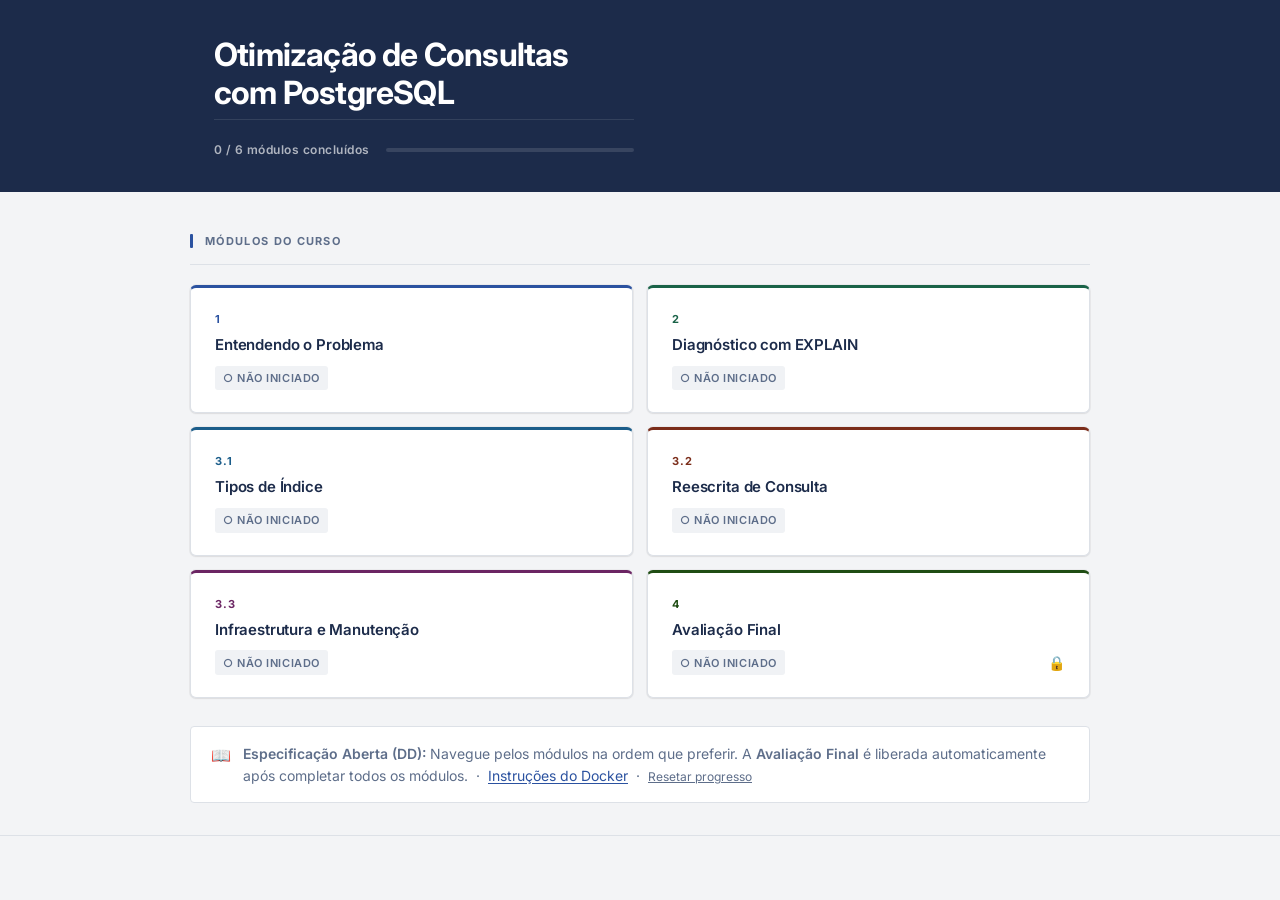
<file: index.html>
<!DOCTYPE html>
<html lang="pt-BR">
<head>
  <meta charset="UTF-8">
  <meta name="viewport" content="width=device-width, initial-scale=1.0">
  <title>Otimização de Consultas com PostgreSQL</title>
  <link rel="stylesheet" href="./assets/style.css">
  <style>
    /* ── Header institucional ── */
    .site-header {
      background: #1C2B4A;
      color: #fff;
      padding: 2.25rem 0 2rem;
    }

    .site-header .eyebrow {
      font-size: 0.6875rem;
      font-weight: 700;
      text-transform: uppercase;
      letter-spacing: 0.14em;
      color: rgba(255,255,255,0.5);
      margin-bottom: 0.625rem;
      display: flex;
      align-items: center;
      gap: 0.75rem;
    }

    .site-header .eyebrow::before {
      content: '';
      display: inline-block;
      width: 20px;
      height: 2px;
      background: rgba(255,255,255,0.3);
    }

    .site-header h1 {
      font-size: 2rem;
      font-weight: 700;
      line-height: 1.2;
      letter-spacing: -0.025em;
      margin-bottom: 0.375rem;
      color: #fff;
    }

    .site-header .subtitle {
      font-size: 0.875rem;
      color: rgba(255,255,255,0.55);
      margin-bottom: 1.75rem;
      font-weight: 400;
    }

    .header-progress {
      display: flex;
      align-items: center;
      gap: 1rem;
      max-width: 420px;
      padding-top: 1.25rem;
      border-top: 1px solid rgba(255,255,255,0.1);
    }

    .header-progress-label {
      font-size: 0.75rem;
      font-weight: 600;
      letter-spacing: 0.04em;
      white-space: nowrap;
      color: rgba(255,255,255,0.65);
    }

    .header-progress .progress-bar-container {
      flex: 1;
      background: rgba(255,255,255,0.12);
    }

    .header-progress .progress-bar {
      background: #5D8CCC;
    }

    /* ── Seção de módulos ── */
    .modules-section {
      padding: 2.5rem 0 0;
    }

    .modules-section-label {
      font-size: 0.6875rem;
      font-weight: 700;
      text-transform: uppercase;
      letter-spacing: 0.12em;
      color: var(--color-text-muted);
      display: flex;
      align-items: center;
      gap: 0.75rem;
      padding-bottom: 0.875rem;
      margin-bottom: 1.25rem;
      border-bottom: 1px solid var(--color-border);
    }

    .modules-section-label::before {
      content: '';
      display: block;
      width: 3px;
      height: 14px;
      background: #2B52A0;
      border-radius: 1px;
    }

    .modules-grid {
      display: grid;
      grid-template-columns: repeat(2, 1fr);
      gap: 0.875rem;
    }

    @media (max-width: 600px) {
      .modules-grid { grid-template-columns: 1fr; }
      .site-header h1 { font-size: 1.5rem; }
    }

    .module-link {
      text-decoration: none;
      color: inherit;
      display: block;
    }

    .module-link:hover { color: inherit; }

    /* ── Nota de especificação aberta ── */
    .open-spec-note {
      background: var(--color-surface);
      border: 1px solid var(--color-border);
      border-radius: var(--radius-md);
      padding: 1rem 1.25rem;
      margin: 1.75rem 0;
      font-size: 0.875rem;
      color: var(--color-text-muted);
      display: flex;
      gap: 0.75rem;
      align-items: flex-start;
      line-height: 1.55;
    }

    .open-spec-note a {
      color: var(--color-primary);
    }

    /* ── Footer ── */
    .footer {
      border-top: 1px solid var(--color-border);
      padding: 1.5rem 0;
      font-size: 0.8125rem;
      color: var(--color-text-muted);
      margin-top: 2rem;
    }

    .reset-link {
      font-size: 0.75rem;
      color: var(--color-text-muted);
      cursor: pointer;
      background: none;
      border: none;
      padding: 0;
      text-decoration: underline;
      font-family: inherit;
    }

    .reset-link:hover { color: var(--color-error); }

    /* Ícones nos meta sem emoji */
    .module-meta-row {
      display: flex;
      flex-direction: column;
      gap: 0.1875rem;
    }

    .module-meta-item {
      display: flex;
      align-items: center;
      gap: 0.375rem;
      font-size: 0.8125rem;
      color: var(--color-text-muted);
    }

    .module-meta-dot {
      width: 4px;
      height: 4px;
      border-radius: 50%;
      background: var(--color-border);
      flex-shrink: 0;
    }
  </style>
</head>
<body>

  <header class="site-header">
    <div class="container">
      <h1>Otimização de Consultas<br>com PostgreSQL</h1>
      <div class="header-progress">
        <span class="header-progress-label" id="progress-text">0 / 6 módulos</span>
        <div class="progress-bar-container">
          <div class="progress-bar" id="progress-bar" style="width:0%"></div>
        </div>
      </div>
    </div>
  </header>

  <div class="container modules-section">
    <div class="modules-section-label">Módulos do curso</div>

    <div class="modules-grid" id="modules-grid">
    </div>

    <div class="open-spec-note">
      <span style="font-size:1rem;flex-shrink:0;line-height:1.55">📖</span>
      <div>
        <strong>Especificação Aberta (DD):</strong> Navegue pelos módulos na ordem que preferir.
        A <strong>Avaliação Final</strong> é liberada automaticamente após completar todos os módulos.
        &nbsp;·&nbsp;
        <a href="./docker/README.md" target="_blank">Instruções do Docker</a>
        &nbsp;·&nbsp;
        <button class="reset-link" id="reset-btn">Resetar progresso</button>
      </div>
    </div>
  </div>

  <footer class="footer">
    <div class="container">
    </div>
  </footer>

  <script type="module">
    import { getModuleStatus, getProgress, resetProgress, canAccessFinal } from './assets/progress.js';

    const MODULES = [
      { id: 'm1',  label: '1',  title: 'Entendendo o Problema',       bloom: 'Lembrar · Compreender', duration: '~30 min', href: './m1/',  color: '#2B52A0' },
      { id: 'm2',  label: '2',  title: 'Diagnóstico com EXPLAIN',      bloom: 'Compreender · Analisar', duration: '~40 min', href: './m2/',  color: '#1A6348' },
      { id: 'm3a', label: '3.1', title: 'Tipos de Índice',              bloom: 'Analisar',               duration: '~25 min', href: './m3a/', color: '#1B5D8A' },
      { id: 'm3b', label: '3.2', title: 'Reescrita de Consulta',        bloom: 'Aplicar',                duration: '~25 min', href: './m3b/', color: '#7B2D1A' },
      { id: 'm3c', label: '3.3', title: 'Infraestrutura e Manutenção', bloom: 'Compreender',            duration: '~20 min', href: './m3c/', color: '#6B2563' },
      { id: 'af',  label: '4',  title: 'Avaliação Final',              bloom: 'Avaliar',                duration: '~20 min', href: './af/',  color: '#1F4D13' },
    ];

    const STATUS_LABEL = {
      'not-started': { text: 'Não iniciado', cls: 'not-started', icon: '○' },
      'in-progress': { text: 'Em progresso', cls: 'in-progress', icon: '◑' },
      'complete':    { text: 'Concluído',    cls: 'complete',    icon: '✓' },
    };

    function render() {
      const grid = document.getElementById('modules-grid');
      grid.innerHTML = MODULES.map(m => {
        const status = getModuleStatus(m.id);
        const s = STATUS_LABEL[status];
        const isAF = m.id === 'af';
        const locked = isAF && !canAccessFinal();

        return `
          <a class="module-link" href="${m.href}" ${locked ? 'onclick="return handleAFClick(event)"' : ''}>
            <div class="module-card" style="--module-color:${m.color}">
              <div class="module-number">${m.label}</div>
              <h3>${m.title}</h3>
              <div class="flex items-center gap-1" style="justify-content:space-between">
                <span class="status-badge ${s.cls}">${s.icon} ${s.text}</span>
                ${locked ? '<span style="font-size:0.875rem;color:var(--color-text-muted)">🔒</span>' : ''}
              </div>
            </div>
          </a>
        `;
      }).join('');

      const n = getProgress();
      document.getElementById('progress-text').textContent = `${n} / 6 módulos concluídos`;
      document.getElementById('progress-bar').style.width = `${(n / 6) * 100}%`;
    }

    window.handleAFClick = function(e) {
      if (!canAccessFinal()) {
        e.preventDefault();
        alert('Complete todos os módulos antes de acessar a Avaliação Final.');
        return false;
      }
    };

    document.getElementById('reset-btn').addEventListener('click', () => {
      if (confirm('Resetar todo o progresso? Esta ação não pode ser desfeita.')) {
        resetProgress();
        render();
      }
    });

    window.addEventListener('oa-progress-change', render);
    render();
  </script>
</body>
</html>
</file>
<file: assets/style.css>
@import url('https://fonts.googleapis.com/css2?family=Inter:wght@400;500;600;700&family=JetBrains+Mono:wght@400;500&display=swap');

/* ==========================================
   VARIÁVEIS GLOBAIS
   ========================================== */
:root {
  /* Cores de módulo — institucionais, mais sóbrias */
  --color-m1:  #2B52A0;
  --color-m2:  #1A6348;
  --color-m3a: #1B5D8A;
  --color-m3b: #7B2D1A;
  --color-m3c: #6B2563;
  --color-af:  #1F4D13;

  /* Canvas */
  --color-bg:            #F3F4F6;
  --color-surface:       #FFFFFF;
  --color-border:        #DDE1E7;
  --color-border-subtle: #EAECEF;

  /* Texto */
  --color-text:       #1C2B4A;
  --color-text-muted: #5E6E8A;
  --color-text-light: #8A97A8;

  /* Semântico */
  --color-primary: #2B52A0;
  --color-success: #166534;
  --color-error:   #B91C1C;
  --color-warning: #92400E;
  --color-info:    #1E3A5F;
  --color-orange:  #9A3412;

  /* Forma — max 6px */
  --radius-sm: 3px;
  --radius-md: 4px;
  --radius-lg: 6px;

  /* Sombras — muito sutis */
  --shadow-sm: 0 1px 2px rgba(0,0,0,0.06), 0 0 0 1px rgba(0,0,0,0.04);
  --shadow-md: 0 3px 8px rgba(0,0,0,0.09), 0 0 0 1px rgba(0,0,0,0.04);
  --shadow-lg: 0 6px 18px rgba(0,0,0,0.10), 0 0 0 1px rgba(0,0,0,0.05);

  --transition: all 0.15s ease;
  --font-mono: 'JetBrains Mono', 'Fira Code', 'Consolas', monospace;
}

/* ==========================================
   RESET
   ========================================== */
*, *::before, *::after {
  box-sizing: border-box;
  margin: 0;
  padding: 0;
}

html {
  font-size: 16px;
  scroll-behavior: smooth;
}

body {
  font-family: 'Inter', system-ui, -apple-system, sans-serif;
  background: var(--color-bg);
  color: var(--color-text);
  line-height: 1.65;
  min-height: 100vh;
  -webkit-font-smoothing: antialiased;
}

/* ==========================================
   LAYOUT
   ========================================== */
.container {
  max-width: 900px;
  margin: 0 auto;
  padding: 0 1.5rem;
}

.page-wrapper {
  max-width: 900px;
  margin: 0 auto;
  padding: 0 1.5rem 4rem;
}

/* ==========================================
   TIPOGRAFIA
   ========================================== */
h1 {
  font-size: 1.875rem;
  font-weight: 700;
  line-height: 1.2;
  letter-spacing: -0.02em;
  color: var(--color-text);
}

h2 {
  font-size: 1.375rem;
  font-weight: 600;
  line-height: 1.3;
  letter-spacing: -0.01em;
}

h3 {
  font-size: 1.0625rem;
  font-weight: 600;
  line-height: 1.45;
}

h4 {
  font-size: 0.9375rem;
  font-weight: 600;
  line-height: 1.45;
}

p {
  margin-bottom: 0.75rem;
}

p:last-child {
  margin-bottom: 0;
}

strong {
  font-weight: 600;
}

a {
  color: var(--color-primary);
  text-decoration: underline;
  text-underline-offset: 2px;
}

a:hover {
  color: var(--color-text);
}

code {
  font-family: var(--font-mono);
  font-size: 0.82em;
  background: #F0F2F5;
  padding: 0.15rem 0.375rem;
  border-radius: 3px;
  border: 1px solid var(--color-border);
  color: var(--color-text);
}

pre {
  background: #1C1C1C;
  color: #D4D4D4;
  border-radius: var(--radius-md);
  padding: 1.25rem;
  overflow-x: auto;
  font-family: var(--font-mono);
  font-size: 0.8125rem;
  line-height: 1.65;
  margin: 1rem 0;
}

pre code {
  background: none;
  border: none;
  padding: 0;
  font-size: inherit;
  color: inherit;
}

blockquote {
  border-left: 3px solid var(--color-border);
  padding: 0.875rem 1.125rem;
  margin: 1rem 0;
  background: #F9FAFB;
  border-radius: 0 var(--radius-md) var(--radius-md) 0;
  font-style: normal;
  color: var(--color-text);
  font-size: 0.9375rem;
  line-height: 1.6;
}

/* ==========================================
   CARDS
   ========================================== */
.card {
  background: var(--color-surface);
  border: 1px solid var(--color-border);
  border-radius: var(--radius-lg);
  padding: 1.5rem;
  box-shadow: var(--shadow-sm);
}

.card-grid {
  display: grid;
  grid-template-columns: repeat(auto-fill, minmax(260px, 1fr));
  gap: 1rem;
  margin: 1.5rem 0;
}

.card-grid-2 {
  display: grid;
  grid-template-columns: 1fr 1fr;
  gap: 1rem;
  margin: 1.25rem 0;
}

.card-grid-4 {
  display: grid;
  grid-template-columns: repeat(4, 1fr);
  gap: 1rem;
  margin: 1.25rem 0;
}

@media (max-width: 700px) {
  .card-grid-2,
  .card-grid-4 {
    grid-template-columns: 1fr;
  }
}

/* ==========================================
   MODULE CARDS (index.html)
   ========================================== */
.module-card {
  background: var(--color-surface);
  border: 1px solid var(--color-border);
  border-radius: var(--radius-lg);
  padding: 1.375rem 1.5rem;
  box-shadow: var(--shadow-sm);
  transition: var(--transition);
  text-decoration: none;
  display: block;
  position: relative;
  overflow: hidden;
  border-top: 3px solid var(--module-color, var(--color-border));
}

.module-card:hover {
  box-shadow: var(--shadow-md);
  border-color: var(--module-color, var(--color-border));
  border-top-color: var(--module-color, var(--color-border));
}

.module-card .module-number {
  font-size: 0.6875rem;
  font-weight: 700;
  text-transform: uppercase;
  letter-spacing: 0.1em;
  color: var(--module-color, var(--color-text-muted));
  margin-bottom: 0.375rem;
}

.module-card h3 {
  font-size: 0.9375rem;
  font-weight: 600;
  margin-bottom: 0.625rem;
  color: var(--color-text);
  letter-spacing: -0.01em;
}

.module-card .module-meta {
  font-size: 0.8125rem;
  color: var(--color-text-muted);
  margin-bottom: 0.875rem;
  display: flex;
  flex-direction: column;
  gap: 0.1875rem;
}

.module-card .status-badge {
  display: inline-flex;
  align-items: center;
  gap: 0.375rem;
  font-size: 0.6875rem;
  font-weight: 600;
  letter-spacing: 0.05em;
  padding: 0.2rem 0.5rem;
  border-radius: var(--radius-sm);
  text-transform: uppercase;
}

.status-badge.not-started {
  background: #F0F2F5;
  color: var(--color-text-muted);
}

.status-badge.in-progress {
  background: #FEF3C7;
  color: #78350F;
}

.status-badge.complete {
  background: #DCFCE7;
  color: #166534;
}

/* ==========================================
   BADGES
   ========================================== */
.badge {
  display: inline-flex;
  align-items: center;
  gap: 0.25rem;
  font-size: 0.6875rem;
  font-weight: 600;
  letter-spacing: 0.05em;
  text-transform: uppercase;
  padding: 0.2rem 0.5rem;
  border-radius: var(--radius-sm);
  white-space: nowrap;
}

.badge-primary {
  background: #E8EEF8;
  color: #2B52A0;
}

.badge-blue {
  background: #E3EDF9;
  color: #1E3A8A;
}

.badge-green {
  background: #DCFCE7;
  color: #166534;
}

.badge-orange {
  background: #FEF3C7;
  color: #78350F;
}

.badge-gray {
  background: #F0F2F5;
  color: #5E6E8A;
}

/* ==========================================
   BOTÕES
   ========================================== */
.btn-primary {
  display: inline-flex;
  align-items: center;
  gap: 0.5rem;
  background: var(--module-color, var(--color-primary));
  color: #fff;
  border: 1px solid transparent;
  border-radius: var(--radius-md);
  padding: 0.5625rem 1.25rem;
  font-size: 0.875rem;
  font-weight: 600;
  cursor: pointer;
  transition: var(--transition);
  text-decoration: none;
  letter-spacing: 0.01em;
}

.btn-primary:hover {
  opacity: 0.88;
  color: #fff;
}

.btn-primary:active {
  opacity: 0.80;
}

.btn-secondary {
  display: inline-flex;
  align-items: center;
  gap: 0.5rem;
  background: var(--color-surface);
  color: var(--color-text);
  border: 1px solid var(--color-border);
  border-radius: var(--radius-md);
  padding: 0.5625rem 1.25rem;
  font-size: 0.875rem;
  font-weight: 500;
  cursor: pointer;
  transition: var(--transition);
  text-decoration: none;
}

.btn-secondary:hover {
  border-color: var(--color-text-muted);
  color: var(--color-text);
}

.btn-sm {
  padding: 0.3125rem 0.75rem;
  font-size: 0.75rem;
}

/* ==========================================
   PROGRESS BAR
   ========================================== */
.progress-section {
  background: var(--color-surface);
  border-bottom: 1px solid var(--color-border);
  padding: 0.625rem 0;
}

.progress-label {
  font-size: 0.75rem;
  font-weight: 500;
  color: var(--color-text-muted);
  margin-bottom: 0.375rem;
  letter-spacing: 0.02em;
}

.progress-bar-container {
  background: #E4E7EC;
  border-radius: 2px;
  height: 4px;
  overflow: hidden;
}

.progress-bar {
  height: 100%;
  background: var(--color-primary);
  border-radius: 2px;
  transition: width 0.5s ease;
}

/* ==========================================
   SQL EDITOR
   ========================================== */
.sql-editor-wrapper {
  background: #1C1C1C;
  border: 1px solid #2E2E2E;
  border-radius: var(--radius-md);
  overflow: hidden;
  margin: 1.25rem 0;
  box-shadow: var(--shadow-sm);
}

.sql-editor-header {
  background: #161616;
  padding: 0.5rem 1rem;
  display: flex;
  align-items: center;
  justify-content: space-between;
  gap: 0.5rem;
  border-bottom: 1px solid #2A2A2A;
}

.sql-editor-title {
  font-size: 0.6875rem;
  font-weight: 500;
  color: #666;
  text-transform: uppercase;
  letter-spacing: 0.1em;
  font-family: var(--font-mono);
}

.sql-editor-actions {
  display: flex;
  gap: 0.5rem;
  align-items: center;
}

.sql-editor {
  width: 100%;
  min-height: 160px;
  background: #1C1C1C;
  color: #D4D4D4;
  font-family: var(--font-mono);
  font-size: 0.8125rem;
  line-height: 1.65;
  padding: 1rem;
  border: none;
  resize: vertical;
  outline: none;
  tab-size: 2;
}

.sql-editor:focus {
  outline: none;
  box-shadow: inset 0 0 0 1px var(--color-primary);
}

.sql-result {
  border-top: 1px solid #252525;
  background: #181818;
  min-height: 48px;
}

.sql-result-inner {
  padding: 1rem;
}

.sql-result-table {
  width: 100%;
  border-collapse: collapse;
  font-size: 0.8125rem;
  font-family: var(--font-mono);
  color: #D4D4D4;
}

.sql-result-table th {
  background: #222;
  padding: 0.5rem 0.75rem;
  text-align: left;
  font-weight: 600;
  border-bottom: 1px solid #2E2E2E;
  white-space: nowrap;
  color: #9CDCFE;
  font-size: 0.75rem;
  letter-spacing: 0.04em;
}

.sql-result-table td {
  padding: 0.375rem 0.75rem;
  border-bottom: 1px solid #1E1E1E;
  vertical-align: top;
  max-width: 300px;
  overflow: hidden;
  text-overflow: ellipsis;
  white-space: nowrap;
}

.sql-result-table tr:hover td {
  background: #1F1F1F;
}

.sql-result-empty {
  color: #6A9955;
  font-size: 0.8125rem;
  font-family: var(--font-mono);
  padding: 0.75rem 1rem;
}

.sql-result-error {
  color: #F48771;
  font-size: 0.8125rem;
  font-family: var(--font-mono);
  padding: 0.75rem 1rem;
  white-space: pre-wrap;
}

.sql-result-success {
  color: #6A9955;
  font-size: 0.8125rem;
  font-family: var(--font-mono);
  padding: 0.75rem 1rem;
}

.sql-timing {
  font-size: 0.6875rem;
  color: #444;
  font-family: var(--font-mono);
  padding: 0.25rem 1rem 0.5rem;
  letter-spacing: 0.04em;
}

.sql-loading {
  color: #CE9178;
  font-size: 0.8125rem;
  font-family: var(--font-mono);
  padding: 0.75rem 1rem;
  animation: pulse 1.5s ease-in-out infinite;
}

@keyframes pulse {
  0%, 100% { opacity: 1; }
  50%       { opacity: 0.4; }
}

.btn-run {
  background: #1B5E20;
  color: #fff;
  border: none;
  border-radius: var(--radius-sm);
  padding: 0.3rem 0.875rem;
  font-size: 0.6875rem;
  font-weight: 700;
  letter-spacing: 0.06em;
  text-transform: uppercase;
  cursor: pointer;
  transition: var(--transition);
  display: inline-flex;
  align-items: center;
  gap: 0.375rem;
}

.btn-run:hover    { background: #145214; }
.btn-run:disabled { opacity: 0.4; cursor: not-allowed; }

.btn-reset {
  background: transparent;
  color: #777;
  border: 1px solid #2E2E2E;
  border-radius: var(--radius-sm);
  padding: 0.3rem 0.75rem;
  font-size: 0.6875rem;
  cursor: pointer;
  transition: var(--transition);
  display: inline-flex;
  align-items: center;
  gap: 0.375rem;
}

.btn-reset:hover { background: #252525; color: #CCC; }

/* ==========================================
   QUIZ
   ========================================== */
.quiz-card {
  background: var(--color-surface);
  border: 1px solid var(--color-border);
  border-radius: var(--radius-lg);
  padding: 1.75rem;
  margin: 1.25rem 0;
  box-shadow: var(--shadow-sm);
}

.quiz-progress {
  font-size: 0.6875rem;
  font-weight: 700;
  color: var(--color-text-light);
  text-transform: uppercase;
  letter-spacing: 0.1em;
  margin-bottom: 0.875rem;
  padding-bottom: 0.875rem;
  border-bottom: 1px solid var(--color-border-subtle);
}

.quiz-question {
  font-size: 0.9375rem;
  font-weight: 600;
  line-height: 1.55;
  margin-bottom: 1.25rem;
  white-space: pre-wrap;
  color: var(--color-text);
}

.quiz-options {
  display: flex;
  flex-direction: column;
  gap: 0.5rem;
  margin-bottom: 1rem;
}

.quiz-option {
  display: flex;
  align-items: flex-start;
  gap: 0.75rem;
  padding: 0.75rem 1rem;
  border: 1px solid var(--color-border);
  border-radius: var(--radius-md);
  cursor: pointer;
  transition: var(--transition);
  font-size: 0.9rem;
  line-height: 1.5;
  background: var(--color-surface);
}

.quiz-option:hover:not(.disabled) {
  border-color: var(--module-color, var(--color-primary));
  background: #F5F7FB;
}

.quiz-option.correct {
  border-color: #86EFAC;
  background: #F0FDF4;
  color: #14532D;
}

.quiz-option.incorrect {
  border-color: #FCA5A5;
  background: #FEF2F2;
  color: #7F1D1D;
}

.quiz-option.disabled          { cursor: default; }
.quiz-option.correct.selected  { opacity: 1; }
.quiz-option.incorrect.selected { opacity: 1; }

.option-letter {
  display: flex;
  align-items: center;
  justify-content: center;
  width: 1.625rem;
  height: 1.625rem;
  border-radius: var(--radius-sm);
  background: #F0F2F5;
  font-size: 0.75rem;
  font-weight: 700;
  flex-shrink: 0;
  font-family: var(--font-mono);
  color: var(--color-text-muted);
}

.quiz-option.correct .option-letter {
  background: #16A34A;
  color: #fff;
}

.quiz-option.incorrect.selected .option-letter {
  background: #DC2626;
  color: #fff;
}

.quiz-feedback {
  background: #F0FDF4;
  border: 1px solid #BBF7D0;
  border-radius: var(--radius-md);
  padding: 0.875rem 1rem;
  font-size: 0.875rem;
  line-height: 1.6;
  margin-top: 0.875rem;
  color: #14532D;
}

.quiz-feedback.incorrect {
  background: #FEF2F2;
  border-color: #FECACA;
  color: #7F1D1D;
}

.quiz-actions {
  display: flex;
  justify-content: flex-end;
  margin-top: 1.25rem;
}

.quiz-score {
  text-align: center;
  padding: 2.5rem 1rem;
}

.quiz-score .score-number {
  font-size: 3.5rem;
  font-weight: 700;
  color: var(--module-color, var(--color-primary));
  line-height: 1;
  letter-spacing: -0.04em;
  margin-bottom: 0.5rem;
}

.quiz-score .score-label {
  color: var(--color-text-muted);
  font-size: 0.875rem;
  margin-bottom: 1.5rem;
}

/* ==========================================
   FINALIDADE BOX
   ========================================== */
.finalidade-box {
  background: #F8F9FB;
  border: 1px solid var(--color-border);
  border-left: 3px solid var(--module-color, var(--color-primary));
  border-radius: var(--radius-md);
  padding: 1.125rem 1.5rem;
  margin: 1.5rem 0;
  display: flex;
  gap: 0.875rem;
  align-items: flex-start;
}

.finalidade-box .icon {
  font-size: 1.25rem;
  flex-shrink: 0;
  line-height: 1.5;
}

.finalidade-box .content {
  flex: 1;
}

.finalidade-box .content strong {
  display: block;
  font-size: 0.6875rem;
  font-weight: 700;
  text-transform: uppercase;
  letter-spacing: 0.1em;
  color: var(--color-text-muted);
  margin-bottom: 0.375rem;
}

.finalidade-box p {
  font-size: 0.9rem;
  color: var(--color-text);
  margin: 0;
  line-height: 1.55;
}

/* ==========================================
   NAVEGAÇÃO DO MÓDULO
   ========================================== */
#module-nav {
  background: var(--color-surface);
  border-bottom: 1px solid var(--color-border);
  position: sticky;
  top: 0;
  z-index: 100;
  box-shadow: 0 1px 4px rgba(0,0,0,0.06);
}

.nav-inner {
  max-width: 900px;
  margin: 0 auto;
  padding: 0 1.5rem;
  display: flex;
  align-items: center;
  gap: 0.5rem;
  height: 44px;
  overflow-x: auto;
  -ms-overflow-style: none;
  scrollbar-width: none;
}

.nav-inner::-webkit-scrollbar { display: none; }

.nav-home-btn {
  font-size: 0.6875rem;
  font-weight: 700;
  letter-spacing: 0.06em;
  text-transform: uppercase;
  color: var(--color-text-muted);
  text-decoration: none;
  padding: 0.25rem 0.5rem;
  border-radius: var(--radius-sm);
  transition: var(--transition);
  white-space: nowrap;
  flex-shrink: 0;
}

.nav-home-btn:hover {
  color: var(--color-text);
  background: var(--color-bg);
}

.nav-sep {
  color: var(--color-border);
  font-size: 0.875rem;
  flex-shrink: 0;
}

.nav-pills {
  display: flex;
  gap: 0.25rem;
  flex: 1;
  flex-wrap: nowrap;
}

.nav-pill {
  font-size: 0.6875rem;
  font-weight: 700;
  letter-spacing: 0.06em;
  text-transform: uppercase;
  padding: 0.3rem 0.625rem;
  border-radius: var(--radius-sm);
  text-decoration: none;
  cursor: pointer;
  border: 1px solid transparent;
  background: transparent;
  color: var(--color-text-muted);
  transition: var(--transition);
  white-space: nowrap;
  display: inline-flex;
  align-items: center;
  gap: 0.25rem;
}

.nav-pill:hover {
  background: var(--color-bg);
  color: var(--color-text);
}

.nav-pill.active {
  background: var(--module-color, var(--color-primary));
  color: #fff;
  border-color: transparent;
}

.nav-pill.complete {
  border-color: var(--module-color, var(--color-primary));
  color: var(--module-color, var(--color-primary));
  background: transparent;
}

.nav-pill.locked {
  opacity: 0.45;
  cursor: not-allowed;
}

.nav-pill.locked:hover {
  background: transparent;
  color: var(--color-text-muted);
}

.nav-next-btn {
  font-size: 0.6875rem;
  font-weight: 700;
  letter-spacing: 0.06em;
  text-transform: uppercase;
  padding: 0.3rem 0.75rem;
  border-radius: var(--radius-sm);
  text-decoration: none;
  white-space: nowrap;
  margin-left: auto;
  flex-shrink: 0;
  color: var(--color-text-muted);
  border: 1px solid var(--color-border);
  background: var(--color-surface);
  transition: var(--transition);
}

.nav-next-btn:hover {
  border-color: var(--color-text-muted);
  color: var(--color-text);
}

.toast {
  position: fixed;
  bottom: 1.5rem;
  left: 50%;
  transform: translateX(-50%) translateY(8px);
  background: var(--color-text);
  color: #fff;
  padding: 0.625rem 1.125rem;
  border-radius: var(--radius-md);
  font-size: 0.8125rem;
  font-weight: 500;
  box-shadow: var(--shadow-lg);
  opacity: 0;
  transition: opacity 0.25s, transform 0.25s;
  z-index: 9999;
  max-width: 360px;
  text-align: center;
}

.toast.show {
  opacity: 1;
  transform: translateX(-50%) translateY(0);
}

/* ==========================================
   PAGE HEADER
   ========================================== */
.page-header {
  padding: 2rem 0 1.5rem;
  border-bottom: 1px solid var(--color-border);
  margin-bottom: 2rem;
}

/* Eyebrow label — small-caps institutional */
.module-label {
  display: flex;
  align-items: center;
  gap: 0.625rem;
  font-size: 0.6875rem;
  font-weight: 700;
  text-transform: uppercase;
  letter-spacing: 0.12em;
  color: var(--color-text-muted);
  margin-bottom: 0.625rem;
}

.module-label::before {
  content: '';
  display: inline-block;
  width: 20px;
  height: 2px;
  background: var(--module-color, var(--color-border));
  flex-shrink: 0;
}

.page-header h1 {
  font-size: 1.75rem;
  font-weight: 700;
  letter-spacing: -0.02em;
  margin-bottom: 0.875rem;
  color: var(--color-text);
}

.page-header .meta {
  display: flex;
  gap: 0.5rem;
  flex-wrap: wrap;
  align-items: center;
}

/* ==========================================
   SECTION TITLES — assinatura visual
   Cabeçalhos de capítulo acadêmico:
   barra vertical + small-caps
   ========================================== */
.section {
  margin: 2.5rem 0;
}

.section-title {
  font-size: 0.6875rem;
  font-weight: 700;
  text-transform: uppercase;
  letter-spacing: 0.12em;
  color: var(--color-text-muted);
  display: flex;
  align-items: center;
  gap: 0.75rem;
  padding-bottom: 0.875rem;
  margin-bottom: 1.375rem;
  border-bottom: 1px solid var(--color-border);
}

.section-title::before {
  content: '';
  display: block;
  width: 3px;
  height: 14px;
  background: var(--module-color, var(--color-primary));
  border-radius: 1px;
  flex-shrink: 0;
}

/* ==========================================
   CONCEITO CARDS
   ========================================== */
.concept-card {
  background: var(--color-surface);
  border: 1px solid var(--color-border);
  border-radius: var(--radius-md);
  padding: 1.125rem 1.25rem;
  border-left: 3px solid var(--module-color, var(--color-primary));
}

.concept-card h4 {
  margin-bottom: 0.5rem;
  color: var(--color-text);
  font-size: 0.875rem;
}

/* ==========================================
   METRIC CARDS (M1)
   ========================================== */
.metric-card {
  background: var(--color-surface);
  border: 1px solid var(--color-border);
  border-radius: var(--radius-md);
  padding: 1.25rem;
  text-align: center;
  box-shadow: var(--shadow-sm);
}

.metric-card .metric-icon {
  font-size: 1.75rem;
  margin-bottom: 0.5rem;
}

.metric-card h4 {
  font-size: 0.875rem;
  margin-bottom: 0.375rem;
  color: var(--color-text);
}

.metric-card p {
  font-size: 0.8125rem;
  color: var(--color-text-muted);
  margin: 0;
}

/* ==========================================
   CÓDIGO COPIÁVEL
   ========================================== */
.code-block-wrapper {
  position: relative;
  margin: 1rem 0;
}

.copy-btn {
  position: absolute;
  top: 0.5rem;
  right: 0.5rem;
  background: #252525;
  color: #888;
  border: 1px solid #333;
  border-radius: var(--radius-sm);
  padding: 0.2rem 0.5rem;
  font-size: 0.625rem;
  letter-spacing: 0.06em;
  text-transform: uppercase;
  cursor: pointer;
  transition: var(--transition);
  z-index: 1;
}

.copy-btn:hover {
  background: #333;
  color: #DDD;
}

/* ==========================================
   BANNERS
   ========================================== */
.banner {
  display: flex;
  align-items: flex-start;
  gap: 0.75rem;
  padding: 0.875rem 1.125rem;
  border-radius: var(--radius-md);
  margin: 1rem 0;
  font-size: 0.875rem;
  line-height: 1.55;
}

.banner-warning {
  background: #FFFBEB;
  border: 1px solid #FDE68A;
  color: #78350F;
}

.banner-info {
  background: #F0F4FB;
  border: 1px solid #C3D4EC;
  color: #1E3A5F;
}

.banner-docker {
  background: #F0F4FB;
  border: 1px solid #C3D4EC;
  border-left: 3px solid var(--color-primary);
  color: #1E3A5F;
}

.banner-danger {
  background: #FEF2F2;
  border: 1px solid #FECACA;
  border-left: 3px solid #DC2626;
  color: #7F1D1D;
}

.banner .banner-icon {
  font-size: 1.125rem;
  flex-shrink: 0;
  line-height: 1.55;
}

.banner .banner-content {
  flex: 1;
}

.banner .banner-content strong {
  display: block;
  margin-bottom: 0.25rem;
  font-weight: 600;
}

/* ==========================================
   TABELAS
   ========================================== */
.table-wrapper {
  overflow-x: auto;
  margin: 1rem 0;
  border-radius: var(--radius-md);
  border: 1px solid var(--color-border);
}

table.styled {
  width: 100%;
  border-collapse: collapse;
  font-size: 0.875rem;
}

table.styled th {
  background: #F7F8FA;
  padding: 0.625rem 1rem;
  text-align: left;
  font-weight: 700;
  font-size: 0.6875rem;
  color: var(--color-text-muted);
  text-transform: uppercase;
  letter-spacing: 0.08em;
  border-bottom: 1px solid var(--color-border);
  white-space: nowrap;
}

table.styled td {
  padding: 0.625rem 1rem;
  border-bottom: 1px solid var(--color-border-subtle);
  vertical-align: top;
  line-height: 1.5;
}

table.styled tr:last-child td {
  border-bottom: none;
}

table.styled tr:hover td {
  background: #F9FAFB;
}

/* ==========================================
   ACCORDION
   ========================================== */
.accordion {
  border: 1px solid var(--color-border);
  border-radius: var(--radius-md);
  overflow: hidden;
  margin: 1rem 0;
}

.accordion-header {
  display: flex;
  align-items: center;
  justify-content: space-between;
  padding: 0.875rem 1.25rem;
  cursor: pointer;
  background: #F7F8FA;
  font-weight: 600;
  font-size: 0.875rem;
  user-select: none;
  transition: var(--transition);
  border: none;
  width: 100%;
  text-align: left;
  color: var(--color-text);
}

.accordion-header:hover {
  background: #EEF0F4;
}

.accordion-arrow {
  transition: transform 0.2s;
  color: var(--color-text-muted);
  font-size: 0.75rem;
}

.accordion.open .accordion-arrow {
  transform: rotate(180deg);
}

.accordion-body {
  display: none;
  padding: 1.25rem;
  border-top: 1px solid var(--color-border);
}

.accordion.open .accordion-body {
  display: block;
}

/* ==========================================
   VIDEO
   ========================================== */
.video-container {
  background: #181818;
  border-radius: var(--radius-md);
  overflow: hidden;
  margin: 1.25rem 0;
  border: 1px solid #2A2A2A;
}

.video-container video {
  width: 100%;
  display: block;
}

.video-placeholder {
  background: #181818;
  border-radius: var(--radius-md);
  padding: 3rem 2rem;
  text-align: center;
  border: 1px dashed #2E2E2E;
  color: #555;
  margin: 1.25rem 0;
}

.video-placeholder p {
  color: #777;
  font-size: 0.9375rem;
  margin: 0.375rem 0;
}

/* ==========================================
   DIAGRAMA (M1)
   ========================================== */
.diagram-wrapper {
  background: var(--color-surface);
  border: 1px solid var(--color-border);
  border-radius: var(--radius-md);
  padding: 1.75rem;
  margin: 1.25rem 0;
  overflow-x: auto;
}

.diagram-flow {
  display: flex;
  flex-direction: column;
  align-items: center;
  gap: 0.5rem;
  min-width: 280px;
}

.diagram-node {
  background: #EEF2F8;
  border: 1px solid #C5D4E8;
  color: var(--color-text);
  border-radius: var(--radius-md);
  padding: 0.625rem 1.25rem;
  font-size: 0.875rem;
  font-weight: 600;
  text-align: center;
  width: 100%;
  max-width: 380px;
}

.diagram-node.actor {
  background: #FEF9EC;
  border-color: #F0D060;
  color: #7A5C00;
}

.diagram-node.problem {
  background: #FEF3F2;
  border-color: #FCA5A5;
  color: #7F1D1D;
}

.diagram-node.solution {
  background: #F0FDF4;
  border-color: #86EFAC;
  color: #14532D;
}

.diagram-arrow {
  display: flex;
  flex-direction: column;
  align-items: center;
  color: var(--color-text-light);
}

.diagram-arrow-label {
  font-size: 0.6875rem;
  color: var(--color-text-light);
  font-style: italic;
}

/* ==========================================
   AF — AVALIAÇÃO FINAL
   ========================================== */
.af-query-item {
  background: var(--color-surface);
  border: 1px solid var(--color-border);
  border-radius: var(--radius-lg);
  overflow: hidden;
  margin-bottom: 1.5rem;
}

.af-query-header {
  background: #F7F8FA;
  padding: 1rem 1.5rem;
  border-bottom: 1px solid var(--color-border);
  display: flex;
  align-items: center;
  gap: 1rem;
}

.af-query-number {
  width: 2rem;
  height: 2rem;
  border-radius: var(--radius-sm);
  background: var(--color-af, #1F4D13);
  color: #fff;
  display: flex;
  align-items: center;
  justify-content: center;
  font-weight: 700;
  font-size: 0.875rem;
  flex-shrink: 0;
  font-family: var(--font-mono);
}

.af-query-title {
  font-weight: 600;
  font-size: 0.9375rem;
  color: var(--color-text);
}

.af-query-body {
  padding: 1.5rem;
}

.af-step {
  display: flex;
  gap: 1rem;
  margin-bottom: 1.5rem;
  align-items: flex-start;
}

.af-step-number {
  width: 1.625rem;
  height: 1.625rem;
  border-radius: var(--radius-sm);
  background: #F0F2F5;
  color: var(--color-text-muted);
  display: flex;
  align-items: center;
  justify-content: center;
  font-weight: 700;
  font-size: 0.75rem;
  flex-shrink: 0;
  margin-top: 0.125rem;
  font-family: var(--font-mono);
}

.af-step.active .af-step-number {
  background: var(--color-af, #1F4D13);
  color: #fff;
}

.af-step.done .af-step-number {
  background: var(--color-success);
  color: #fff;
}

.af-step-content {
  flex: 1;
}

.query-solved-badge {
  display: inline-flex;
  align-items: center;
  gap: 0.375rem;
  background: #DCFCE7;
  color: #166534;
  border-radius: var(--radius-sm);
  padding: 0.2rem 0.625rem;
  font-size: 0.6875rem;
  font-weight: 700;
  letter-spacing: 0.05em;
  text-transform: uppercase;
  margin-left: auto;
}

/* ==========================================
   SCORE CARD
   ========================================== */
.score-card {
  background: #1C2B4A;
  color: #fff;
  border-radius: var(--radius-lg);
  padding: 2.5rem;
  text-align: center;
  margin-top: 2rem;
}

.score-card .big-score {
  font-size: 4rem;
  font-weight: 700;
  line-height: 1;
  letter-spacing: -0.04em;
  margin-bottom: 0.5rem;
}

.score-card p {
  opacity: 0.8;
  font-size: 0.9375rem;
}

/* ==========================================
   SIDE BY SIDE
   ========================================== */
.side-by-side {
  display: grid;
  grid-template-columns: 1fr 1fr;
  gap: 1rem;
  margin: 1rem 0;
}

@media (max-width: 640px) {
  .side-by-side { grid-template-columns: 1fr; }
}

.side-before { border-top: 2px solid #FCA5A5; }
.side-after  { border-top: 2px solid #86EFAC; }

.side-label {
  font-size: 0.6875rem;
  font-weight: 700;
  padding: 0.25rem 0.75rem;
  text-transform: uppercase;
  letter-spacing: 0.08em;
  display: block;
  background: #1C1C1C;
}

.side-before .side-label { color: #F48771; }
.side-after  .side-label { color: #6A9955; }

/* ==========================================
   SLIDES
   ========================================== */
.slides-container {
  background: var(--color-surface);
  border: 1px solid var(--color-border);
  border-radius: var(--radius-lg);
  overflow: hidden;
  margin: 1.25rem 0;
  box-shadow: var(--shadow-sm);
}

.slides-area {
  position: relative;
  min-height: 160px;
}

.slide {
  display: none;
  padding: 1.75rem 2rem;
  animation: fadeIn 0.18s ease;
}

.slide.slide-active {
  display: block;
}

@keyframes fadeIn {
  from { opacity: 0; }
  to   { opacity: 1; }
}

.slide h3 {
  font-size: 1rem;
  font-weight: 700;
  margin-bottom: 1rem;
  color: var(--color-text);
  display: flex;
  align-items: center;
  gap: 0.625rem;
  letter-spacing: -0.01em;
}

.slide h3::before {
  content: '';
  display: inline-block;
  width: 3px;
  height: 1rem;
  background: var(--module-color, var(--color-primary));
  border-radius: 1px;
  flex-shrink: 0;
}

.slide blockquote {
  border-left: 3px solid var(--module-color, var(--color-border));
  background: #F9FAFB;
  font-style: normal;
  color: var(--color-text);
}

.slides-nav {
  display: flex;
  align-items: center;
  gap: 0.75rem;
  padding: 0.75rem 1.25rem;
  border-top: 1px solid var(--color-border);
  background: #F7F8FA;
  flex-wrap: wrap;
}

.slides-dots {
  display: flex;
  gap: 0.375rem;
  flex: 1;
  justify-content: center;
}

.slide-dot {
  width: 6px;
  height: 6px;
  border-radius: 50%;
  border: none;
  background: var(--color-border);
  cursor: pointer;
  padding: 0;
  transition: var(--transition);
}

.slide-dot.active {
  background: var(--module-color, var(--color-primary));
  width: 18px;
  border-radius: 3px;
}

.slide-dot:hover:not(.active) {
  background: #94A3B8;
}

.slides-counter {
  font-size: 0.6875rem;
  font-weight: 600;
  color: var(--color-text-light);
  white-space: nowrap;
  min-width: 3rem;
  text-align: right;
  font-family: var(--font-mono);
  letter-spacing: 0.04em;
}

.slide-grid-2 {
  display: grid;
  grid-template-columns: 1fr 1fr;
  gap: 0.875rem;
  margin-top: 0.75rem;
}

.slide-grid-4 {
  display: grid;
  grid-template-columns: repeat(4, 1fr);
  gap: 0.75rem;
  margin-top: 0.75rem;
}

@media (max-width: 640px) {
  .slide-grid-2 { grid-template-columns: 1fr; }
  .slide-grid-4 { grid-template-columns: repeat(2, 1fr); }
  .slide { padding: 1.25rem; }
}

/* ==========================================
   UTILITÁRIOS
   ========================================== */
.mt-0 { margin-top: 0; }
.mt-1 { margin-top: 0.5rem; }
.mt-2 { margin-top: 1rem; }
.mt-3 { margin-top: 1.5rem; }
.mt-4 { margin-top: 2rem; }
.mb-0 { margin-bottom: 0; }
.mb-1 { margin-bottom: 0.5rem; }
.mb-2 { margin-bottom: 1rem; }
.mb-3 { margin-bottom: 1.5rem; }
.mb-4 { margin-bottom: 2rem; }
.text-center { text-align: center; }
.text-muted  { color: var(--color-text-muted); }
.text-sm     { font-size: 0.875rem; }
.font-mono   { font-family: var(--font-mono); }
.flex        { display: flex; }
.flex-wrap   { flex-wrap: wrap; }
.items-center { align-items: center; }
.gap-1       { gap: 0.5rem; }
.gap-2       { gap: 1rem; }
.hidden      { display: none !important; }

/* ==========================================
   RESPONSIVO
   ========================================== */
@media (max-width: 640px) {
  h1 { font-size: 1.375rem; }
  h2 { font-size: 1.125rem; }
  .card-grid-4 { grid-template-columns: repeat(2, 1fr); }
  .nav-pill { font-size: 0.625rem; padding: 0.25rem 0.5rem; }
  .page-header { padding: 1.5rem 0 1.25rem; }
  .page-header h1 { font-size: 1.5rem; }
  .slide { padding: 1.25rem; }
  .page-wrapper { padding: 0 1rem 3rem; }
}
</file>
